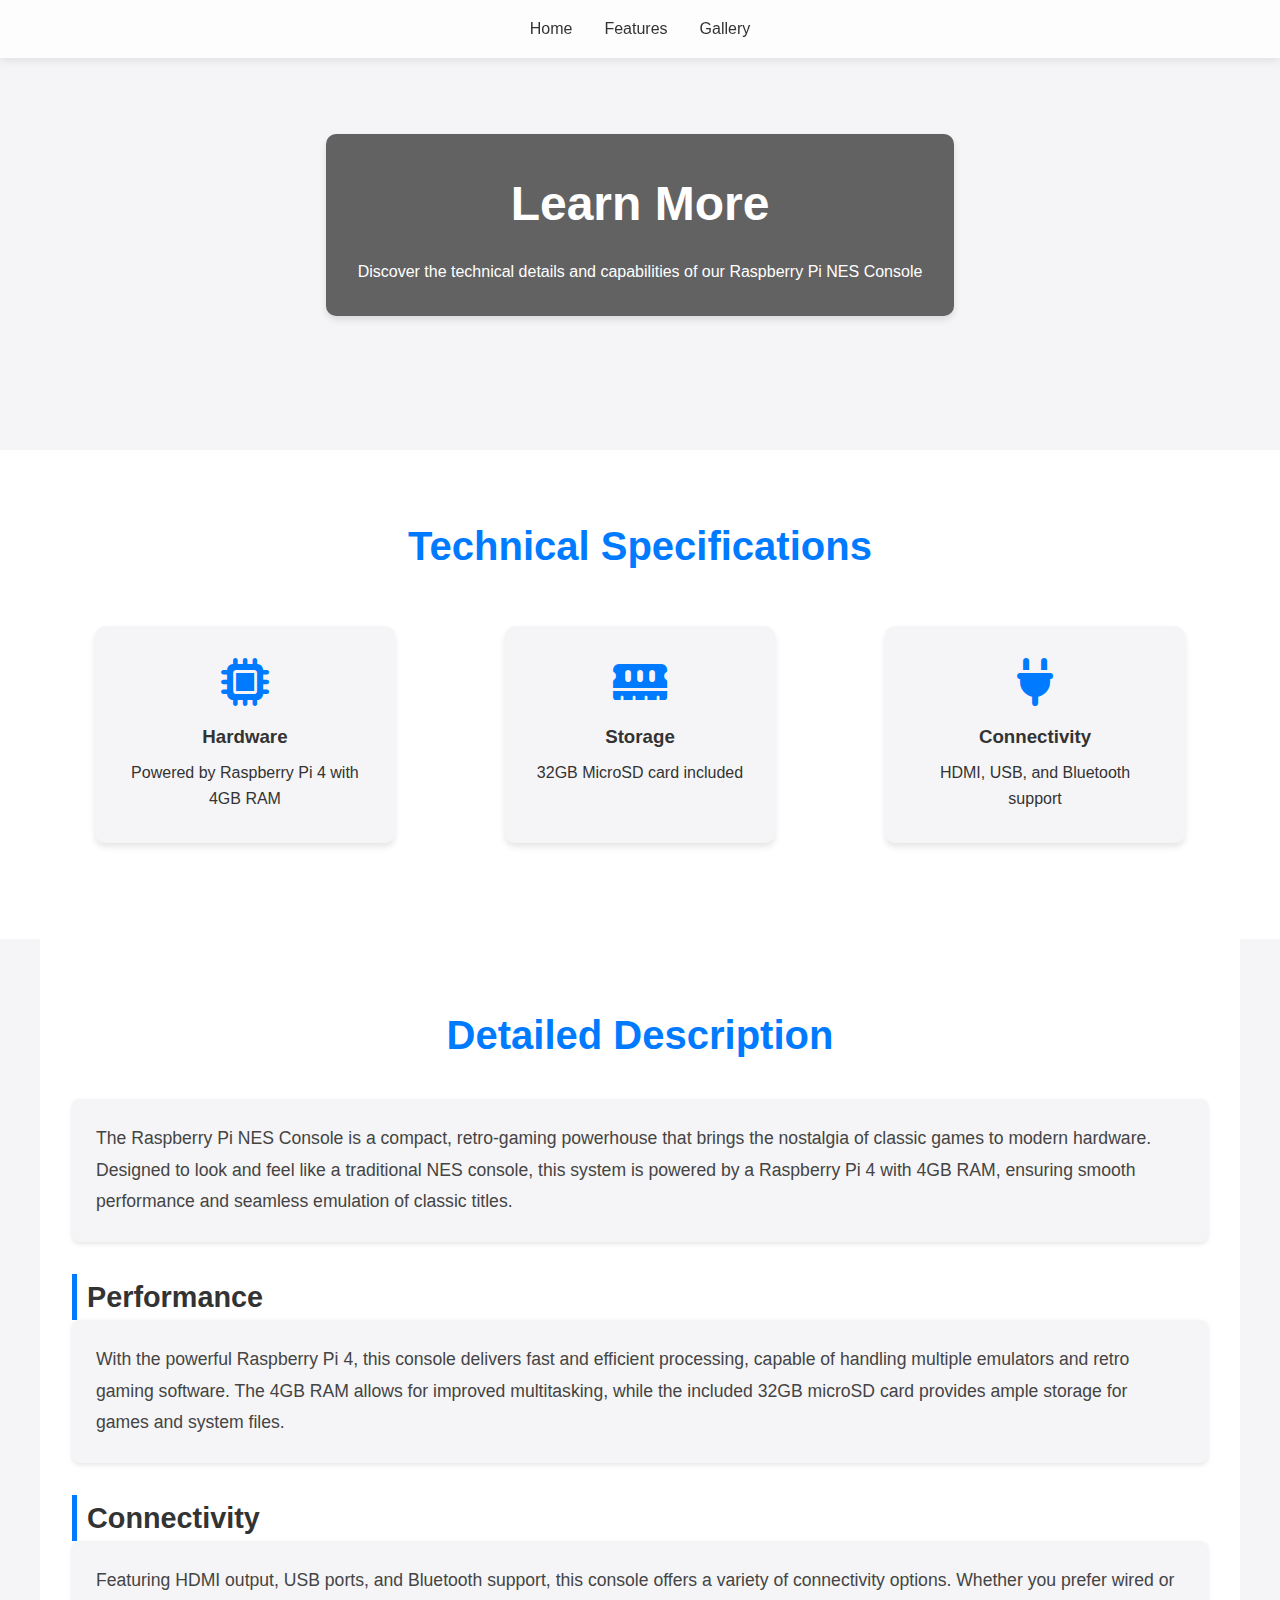
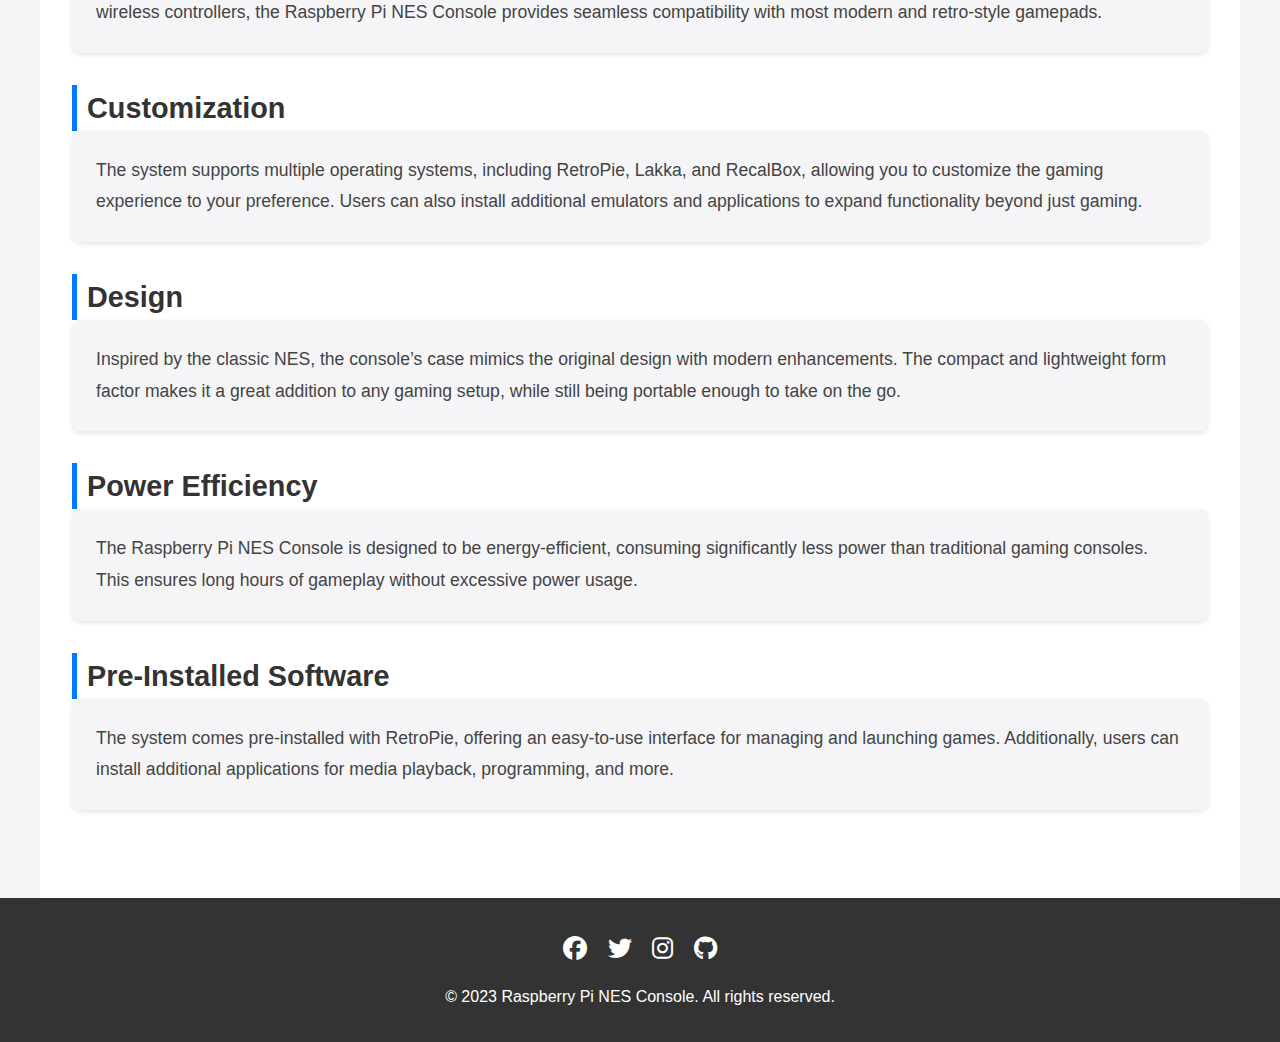
<file: info.html>
<!DOCTYPE html>
<html lang="en">
<head>
    <meta charset="UTF-8">
    <meta name="viewport" content="width=device-width, initial-scale=1.0">
    <title>More Info - Raspberry Pi NES Console</title>
    <link rel="stylesheet" href="CSS/info.css">
    <link rel="stylesheet" href="https://cdnjs.cloudflare.com/ajax/libs/font-awesome/6.4.0/css/all.min.css">
</head>
<body>
    <header>
        <nav>
            <ul>
                <li><a href="index.html">Home</a></li>
                <li><a href="index.html#features">Features</a></li>
                <li><a href="index.html#gallery">Gallery</a></li>
            </ul>
        </nav>
    </header>

    <main>
        <section class="hero">
            <div class="hero-content">
                <h1>Learn More</h1>
                <p>Discover the technical details and capabilities of our Raspberry Pi NES Console</p>
            </div>
        </section>

        <section id="details">
            <h2>Technical Specifications</h2>
            <div class="feature-container">
                <div class="feature" data-feature="hardware">
                    <i class="fas fa-microchip"></i>
                    <h3>Hardware</h3>
                    <p>Powered by Raspberry Pi 4 with 4GB RAM</p>
                </div>
                <div class="feature" data-feature="storage">
                    <i class="fas fa-memory"></i>
                    <h3>Storage</h3>
                    <p>32GB MicroSD card included</p>
                </div>
                <div class="feature" data-feature="connectivity">
                    <i class="fas fa-plug"></i>
                    <h3>Connectivity</h3>
                    <p>HDMI, USB, and Bluetooth support</p>
                </div>
            </div>
            <div id="feature-description" class="feature-description">
                <div class="description-content">
                    <h4 id="description-title"></h4>
                    <p id="description-text"></p>
                </div>
            </div>
        </section>

        <section id="descriptions">
            <h2>Detailed Description</h2>
            <p>
                The Raspberry Pi NES Console is a compact, retro-gaming powerhouse that brings the nostalgia of classic games 
                to modern hardware. Designed to look and feel like a traditional NES console, this system is powered by a 
                Raspberry Pi 4 with 4GB RAM, ensuring smooth performance and seamless emulation of classic titles.
            </p>
        
            <h3>Performance</h3>
            <p>
                With the powerful Raspberry Pi 4, this console delivers fast and efficient processing, capable of handling 
                multiple emulators and retro gaming software. The 4GB RAM allows for improved multitasking, while the included 
                32GB microSD card provides ample storage for games and system files.
            </p>
        
            <h3>Connectivity</h3>
            <p>
                Featuring HDMI output, USB ports, and Bluetooth support, this console offers a variety of connectivity options. 
                Whether you prefer wired or wireless controllers, the Raspberry Pi NES Console provides seamless compatibility 
                with most modern and retro-style gamepads.
            </p>
        
            <h3>Customization</h3>
            <p>
                The system supports multiple operating systems, including RetroPie, Lakka, and RecalBox, allowing you to 
                customize the gaming experience to your preference. Users can also install additional emulators and applications 
                to expand functionality beyond just gaming.
            </p>
        
            <h3>Design</h3>
            <p>
                Inspired by the classic NES, the console’s case mimics the original design with modern enhancements. 
                The compact and lightweight form factor makes it a great addition to any gaming setup, while still 
                being portable enough to take on the go.
            </p>
        
            <h3>Power Efficiency</h3>
            <p>
                The Raspberry Pi NES Console is designed to be energy-efficient, consuming significantly less power than 
                traditional gaming consoles. This ensures long hours of gameplay without excessive power usage.
            </p>
        
            <h3>Pre-Installed Software</h3>
            <p>
                The system comes pre-installed with RetroPie, offering an easy-to-use interface for managing and launching 
                games. Additionally, users can install additional applications for media playback, programming, and more.
            </p>
        </section>
    </main>

    <footer>
        <div class="social-icons">
            <a href="#" target="_blank"><i class="fab fa-facebook"></i></a>
            <a href="#" target="_blank"><i class="fab fa-twitter"></i></a>
            <a href="#" target="_blank"><i class="fab fa-instagram"></i></a>
            <a href="#" target="_blank"><i class="fab fa-github"></i></a>
        </div>
        <p>&copy; 2023 Raspberry Pi NES Console. All rights reserved.</p>
    </footer>

    <script src="info.js"></script>
</body>
</html>
</file>
<file: CSS/info.css>
/* Global Styles */
* {
    margin: 0;
    padding: 0;
    box-sizing: border-box;
}

body {
    font-family: -apple-system, BlinkMacSystemFont, 'Segoe UI', Roboto, Oxygen, Ubuntu, Cantarell, 'Open Sans', 'Helvetica Neue', sans-serif;
    line-height: 1.6;
    color: #333;
    background-color: #f5f5f7;
}

/* Header Styles */
header {
    background-color: rgba(255, 255, 255, 0.8);
    backdrop-filter: blur(10px);
    position: fixed;
    width: 100%;
    z-index: 1000;
    box-shadow: 0 2px 10px rgba(0, 0, 0, 0.1);
}

nav ul {
    display: flex;
    justify-content: center;
    list-style-type: none;
    padding: 1rem 0;
}

nav ul li {
    margin: 0 1rem;
}

nav ul li a {
    text-decoration: none;
    color: #333;
    font-weight: 500;
    transition: color 0.3s ease;
}

nav ul li a:hover {
    color: #007aff;
}

/* Hero Section Styles */
.hero {
    height: 50vh;
    background-image: url('https://picsum.photos/1920/1080?random=6');
    background-size: cover;
    background-position: center;
    display: flex;
    align-items: center;
    justify-content: center;
    text-align: center;
    color: white;
}

.hero-content {
    background-color: rgba(0, 0, 0, 0.6);
    padding: 2rem;
    border-radius: 10px;
    box-shadow: 0 4px 6px rgba(0, 0, 0, 0.1);
}

.hero h1 {
    font-size: 3rem;
    margin-bottom: 1rem;
}

/* Details Section Styles */
#details {
    padding: 4rem 2rem;
    background-color: white;
}

#details h2 {
    text-align: center;
    margin-bottom: 3rem;
    font-size: 2.5rem;
    color: #007aff;
}

.feature-container {
    display: flex;
    justify-content: space-around;
    flex-wrap: wrap;
    max-width: 1200px;
    margin: 0 auto;
}

.feature {
    text-align: center;
    max-width: 300px;
    margin-bottom: 2rem;
    padding: 2rem;
    background-color: #f5f5f7;
    border-radius: 10px;
    box-shadow: 0 4px 6px rgba(0, 0, 0, 0.1);
    transition: all 0.3s ease;
    cursor: pointer;
}

.feature:hover {
    transform: translateY(-5px);
    box-shadow: 0 6px 8px rgba(0, 0, 0, 0.2);
}

.feature i {
    font-size: 3rem;
    color: #007aff;
    margin-bottom: 1rem;
}

.feature h3 {
    margin-bottom: 0.5rem;
    color: #333;
}

/* Feature Description Styles */
.feature-description {
    max-height: 0;
    overflow: hidden;
    transition: max-height 0.5s ease-out;
    background-color: #f0f0f0;
    width: 100%;
}

.feature-description.show {
    max-height: 500px; /* Adjust this value based on your content */
    transition: max-height 0.5s ease-in;
}

.description-content {
    max-width: 800px;
    margin: 0 auto;
    padding: 2rem;
    text-align: center;
}

.description-content h4 {
    font-size: 1.5rem;
    margin-bottom: 1rem;
    color: #007aff;
}

/* Footer Styles */
footer {
    background-color: #333;
    color: white;
    text-align: center;
    padding: 2rem 0;
}

.social-icons {
    margin-bottom: 1rem;
}

.social-icons a {
    color: white;
    font-size: 1.5rem;
    margin: 0 0.5rem;
    transition: color 0.3s ease;
}

.social-icons a:hover {
    color: #007aff;
}

/* Responsive Design */
@media (max-width: 768px) {
    .hero h1 {
        font-size: 2.5rem;
    }

    .feature-container {
        flex-direction: column;
        align-items: center;
    }
}

/* Descriptions Section Styles */
#descriptions {
    padding: 4rem 2rem;
    background-color: white;
    max-width: 1200px;
    margin: 0 auto;
}

#descriptions h2 {
    text-align: center;
    font-size: 2.5rem;
    color: #007aff;
    margin-bottom: 2rem;
}

#descriptions h3 {
    font-size: 1.8rem;
    color: #333;
    margin-top: 2rem;
    border-left: 5px solid #007aff;
    padding-left: 10px;
}

#descriptions p {
    font-size: 1.1rem;
    line-height: 1.8;
    color: #444;
    margin-bottom: 1.5rem;
    background: #f5f5f7;
    padding: 1.5rem;
    border-radius: 8px;
    box-shadow: 0 2px 5px rgba(0, 0, 0, 0.1);
}

/* Responsive Design */
@media (max-width: 768px) {
    #descriptions {
        padding: 3rem 1rem;
    }

    #descriptions h2 {
        font-size: 2rem;
    }

    #descriptions h3 {
        font-size: 1.5rem;
    }

    #descriptions p {
        font-size: 1rem;
        padding: 1rem;
    }
}
</file>
